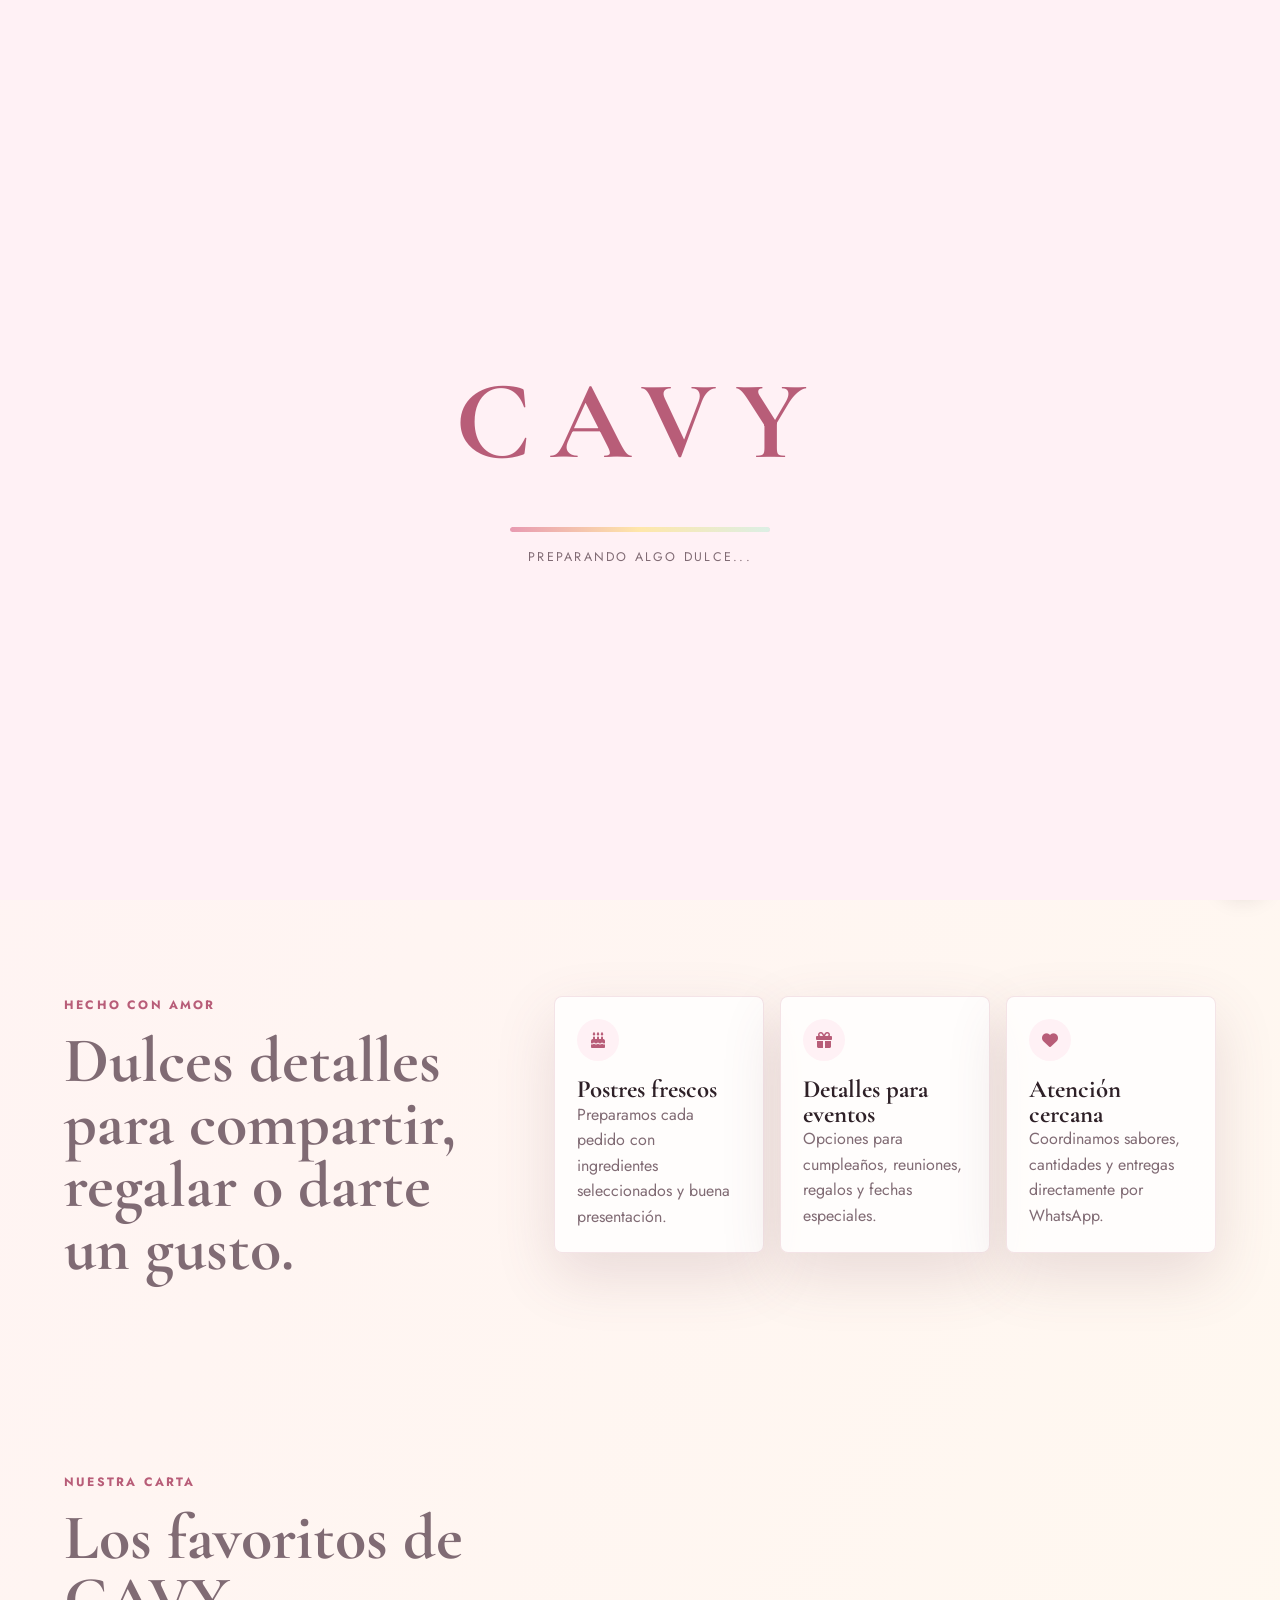
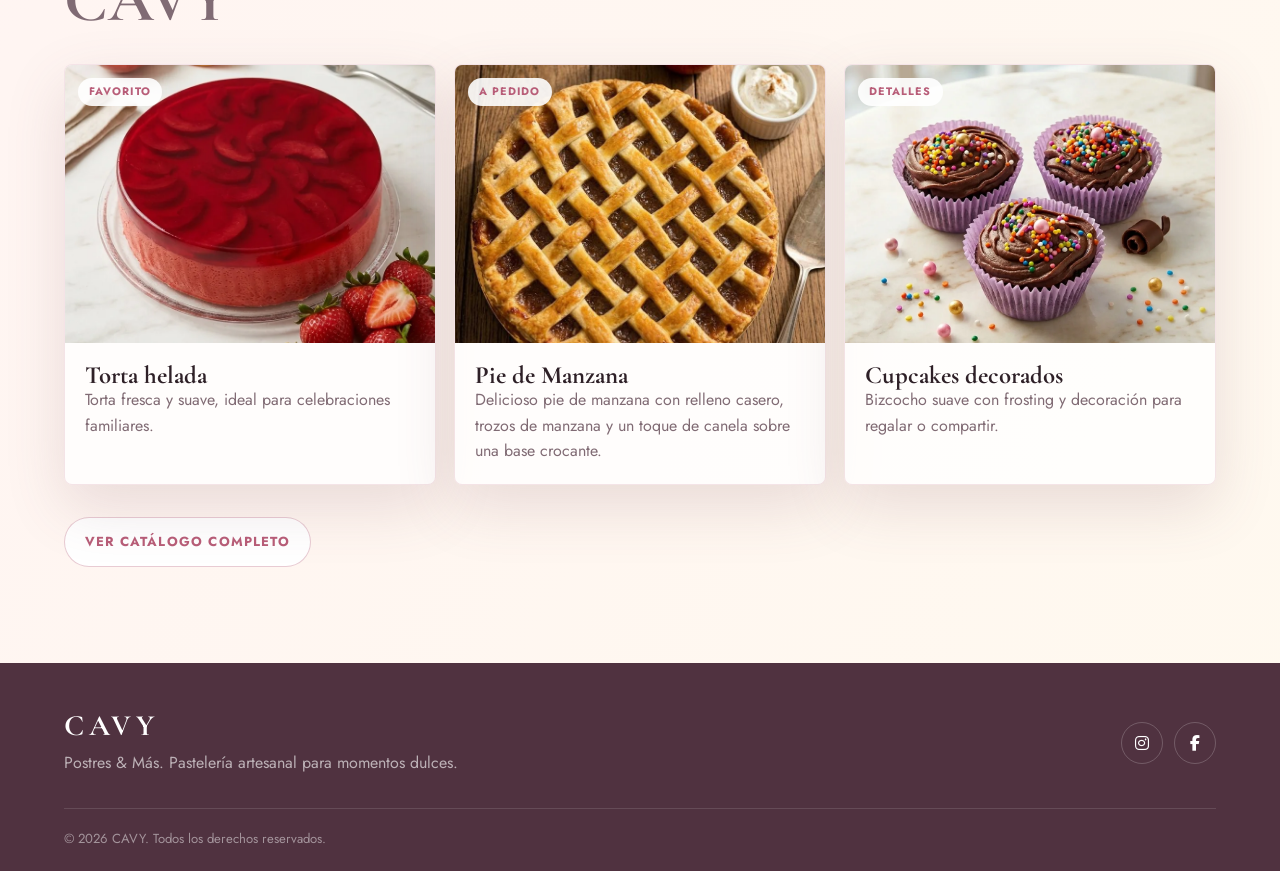
<file: index.html>
<!DOCTYPE html>
<html lang="es">
<head>
  <meta charset="UTF-8">
  <meta name="viewport" content="width=device-width, initial-scale=1.0">
  <meta name="description" content="CAVY Postres & Más: pastelería artesanal, tortas, cupcakes, chocotejas y postres personalizados para tus momentos especiales.">
  <title>CAVY | Postres & Más</title>
  <meta property="og:type" content="website">
  <meta property="og:site_name" content="CAVY Postres & Más">
  <meta property="og:locale" content="es_PE">
  <meta property="og:title" content="CAVY | Postres & Más">
  <meta property="og:description" content="Pastelería artesanal: tortas, cupcakes, chocotejas y postres personalizados para tus momentos especiales.">
  <meta property="og:url" content="https://cavy-mocha.vercel.app/">
  <meta property="og:image" content="https://cavy-mocha.vercel.app/cavy-og.jpg">
  <meta property="og:image:width" content="1200">
  <meta property="og:image:height" content="630">
  <meta property="og:image:alt" content="Torta helada artesanal de CAVY">
  <link rel="icon" type="image/x-icon" href="icocavy.ico">
  <link rel="preconnect" href="https://fonts.googleapis.com">
  <link rel="preconnect" href="https://fonts.gstatic.com" crossorigin>
  <link href="https://fonts.googleapis.com/css2?family=Cormorant+Garamond:wght@500;600;700&family=Jost:wght@300;400;500;600;700&display=swap" rel="stylesheet">
  <link rel="stylesheet" href="https://cdnjs.cloudflare.com/ajax/libs/font-awesome/6.5.1/css/all.min.css">
  <link rel="stylesheet" href="css/cavy.css">
</head>
<body>
  <div id="page-loader" aria-label="Cargando CAVY" role="status">
    <div class="loader-mark">CAVY</div>
    <div class="loader-bar"><span></span></div>
    <p>Preparando algo dulce...</p>
  </div>

  <nav class="navbar" id="navbar" aria-label="Navegación principal">
    <a class="brand" href="index.html" aria-label="Ir al inicio de CAVY">
      <span>CAVY</span>
      <small>Postres & Más</small>
    </a>
    <button class="nav-toggle" id="navToggle" type="button" aria-label="Abrir menú" aria-expanded="false" aria-controls="navLinks">
      <span></span>
      <span></span>
      <span></span>
    </button>
    <ul class="nav-links" id="navLinks">
      <li><a class="active" href="index.html" aria-current="page">Inicio</a></li>
      <li><a href="productos.html">Productos</a></li>
      <li><a href="pedidos.html">Pedidos</a></li>
      <li><a href="galeria.html">Galería</a></li>
      <li><a href="contacto.html">Contacto</a></li>
    </ul>
  </nav>

  <header class="hero">
    <div class="hero-media" aria-hidden="true"></div>
    <div class="hero-content reveal">
      <p class="eyebrow">Pastelería artesanal</p>
      <h1>Postres bonitos para celebrar mejor</h1>
      <p class="hero-copy">Tortas, cupcakes, chocotejas y dulces hechos con cuidado, presentación delicada y sabores que se sienten de casa.</p>
      <div class="hero-actions">
        <a class="btn primary" href="productos.html">Ver productos</a>
        <a class="btn ghost js-whatsapp" href="https://wa.me/51989191035?text=Hola%20CAVY%2C%20quisiera%20cotizar%20un%20pedido%20de%20postres." target="_blank" rel="noopener"><i class="fa-brands fa-whatsapp" aria-hidden="true"></i> Pedir por WhatsApp</a>
      </div>
    </div>
    <div class="hero-card reveal">
      <span>Pedidos personalizados</span>
      <strong>Con anticipación</strong>
      <p>Cuéntanos la ocasión, sabor favorito y fecha de entrega.</p>
    </div>
  </header>

  <main>
    <section class="section intro-section" aria-label="Presentación de CAVY">
      <div class="intro-copy reveal">
        <p class="eyebrow">Hecho con amor</p>
        <h2>Dulces detalles para compartir, regalar o darte un gusto.</h2>
      </div>
      <div class="intro-grid">
        <article class="info-tile reveal">
          <i class="fa-solid fa-cake-candles" aria-hidden="true"></i>
          <h3>Postres frescos</h3>
          <p>Preparamos cada pedido con ingredientes seleccionados y buena presentación.</p>
        </article>
        <article class="info-tile reveal">
          <i class="fa-solid fa-gift" aria-hidden="true"></i>
          <h3>Detalles para eventos</h3>
          <p>Opciones para cumpleaños, reuniones, regalos y fechas especiales.</p>
        </article>
        <article class="info-tile reveal">
          <i class="fa-solid fa-heart" aria-hidden="true"></i>
          <h3>Atención cercana</h3>
          <p>Coordinamos sabores, cantidades y entregas directamente por WhatsApp.</p>
        </article>
      </div>
    </section>

    <section class="section home-products" aria-label="Catálogo de productos">
      <div class="intro-copy reveal">
        <p class="eyebrow">Nuestra carta</p>
        <h2>Los favoritos de CAVY</h2>
      </div>
      <div class="cards-grid" id="productGrid" data-compacta="true" data-limite="3" aria-live="polite"></div>
      <a class="btn secondary" href="productos.html">Ver catálogo completo</a>
    </section>
  </main>

  <footer>
    <div class="footer-inner">
      <div>
        <a class="footer-brand" href="index.html">CAVY</a>
        <p>Postres & Más. Pastelería artesanal para momentos dulces.</p>
      </div>
      <div class="footer-socials">
        <a class="js-instagram" target="_blank" rel="noopener" aria-label="Instagram"><i class="fa-brands fa-instagram"></i></a>
        <a class="js-facebook" target="_blank" rel="noopener" aria-label="Facebook"><i class="fa-brands fa-facebook-f"></i></a>
      </div>
    </div>
    <p class="copyright">© <span id="year"></span> CAVY. Todos los derechos reservados.</p>
  </footer>

  <div class="floating-socials" aria-label="Redes sociales de CAVY">
    <a class="float-btn instagram js-instagram" target="_blank" rel="noopener" aria-label="Ver Instagram"><i class="fa-brands fa-instagram"></i></a>
    <a class="float-btn facebook js-facebook" target="_blank" rel="noopener" aria-label="Ver Facebook"><i class="fa-brands fa-facebook-f"></i></a>
  </div>

  <script src="js/cavy.js"></script>
</body>
</html>
</file>
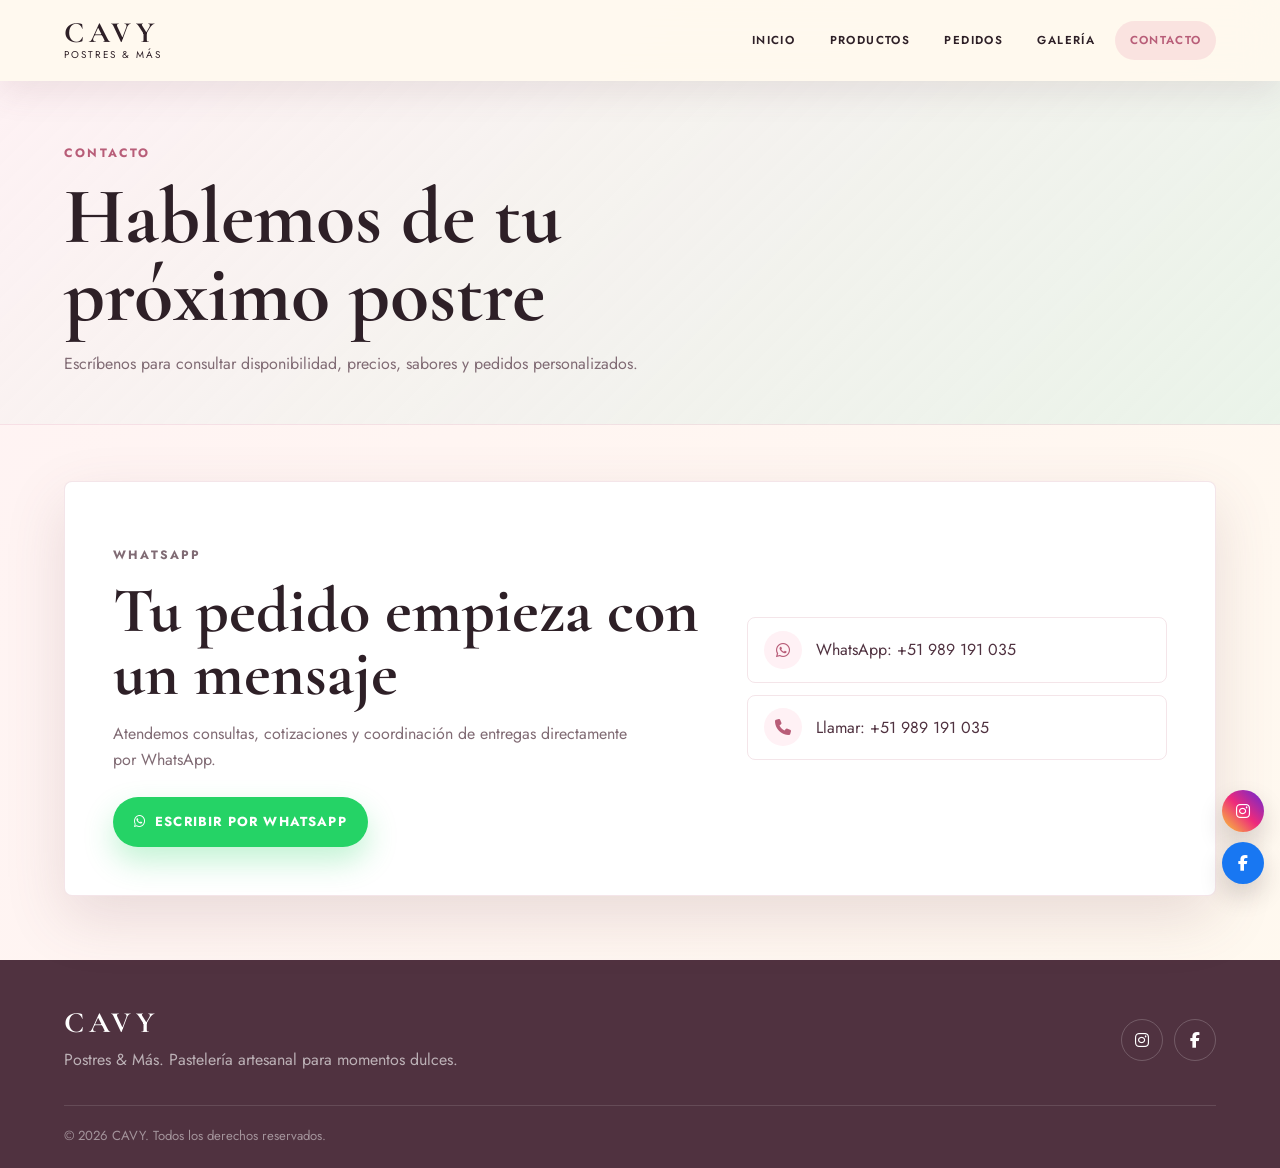
<file: contacto.html>
<!DOCTYPE html>
<html lang="es">
<head>
  <meta charset="UTF-8">
  <meta name="viewport" content="width=device-width, initial-scale=1.0">
  <meta name="description" content="Contacta a CAVY por WhatsApp para cotizar tortas, postres y detalles artesanales.">
  <title>Contacto | CAVY</title>
  <meta property="og:type" content="website">
  <meta property="og:site_name" content="CAVY Postres & Más">
  <meta property="og:locale" content="es_PE">
  <meta property="og:title" content="Contacto | CAVY Postres & Más">
  <meta property="og:description" content="Contacta a CAVY por WhatsApp para cotizar tortas, postres y detalles artesanales.">
  <meta property="og:url" content="https://cavy-mocha.vercel.app/contacto.html">
  <meta property="og:image" content="https://cavy-mocha.vercel.app/cavy-og.jpg">
  <meta property="og:image:width" content="1200">
  <meta property="og:image:height" content="630">
  <meta property="og:image:alt" content="Torta helada artesanal de CAVY">
  <link rel="icon" type="image/x-icon" href="icocavy.ico">
  <link rel="preconnect" href="https://fonts.googleapis.com">
  <link rel="preconnect" href="https://fonts.gstatic.com" crossorigin>
  <link href="https://fonts.googleapis.com/css2?family=Cormorant+Garamond:wght@500;600;700&family=Jost:wght@300;400;500;600;700&display=swap" rel="stylesheet">
  <link rel="stylesheet" href="https://cdnjs.cloudflare.com/ajax/libs/font-awesome/6.5.1/css/all.min.css">
  <link rel="stylesheet" href="css/cavy.css">
</head>
<body>
  <nav class="navbar solid" id="navbar" aria-label="Navegación principal">
    <a class="brand" href="index.html" aria-label="Ir al inicio de CAVY">
      <span>CAVY</span>
      <small>Postres & Más</small>
    </a>
    <button class="nav-toggle" id="navToggle" type="button" aria-label="Abrir menú" aria-expanded="false" aria-controls="navLinks">
      <span></span>
      <span></span>
      <span></span>
    </button>
    <ul class="nav-links" id="navLinks">
      <li><a href="index.html">Inicio</a></li>
      <li><a href="productos.html">Productos</a></li>
      <li><a href="pedidos.html">Pedidos</a></li>
      <li><a href="galeria.html">Galería</a></li>
      <li><a class="active" href="contacto.html" aria-current="page">Contacto</a></li>
    </ul>
  </nav>

  <main>
    <header class="page-hero">
      <p class="eyebrow">Contacto</p>
      <h1>Hablemos de tu próximo postre</h1>
      <p>Escríbenos para consultar disponibilidad, precios, sabores y pedidos personalizados.</p>
    </header>

    <section class="section contact-section" aria-label="Datos de contacto de CAVY">
      <div class="contact-card reveal">
        <div>
          <p class="eyebrow">WhatsApp</p>
          <h2>Tu pedido empieza con un mensaje</h2>
          <p>Atendemos consultas, cotizaciones y coordinación de entregas directamente por WhatsApp.</p>
          <a class="btn whatsapp js-whatsapp" href="https://wa.me/51989191035?text=Hola%20CAVY%2C%20quisiera%20cotizar%20un%20pedido%20de%20postres." target="_blank" rel="noopener">
            <i class="fa-brands fa-whatsapp" aria-hidden="true"></i>
            Escribir por WhatsApp
          </a>
        </div>
        <div class="contact-actions">
          <a class="contact-link js-whatsapp" href="https://wa.me/51989191035?text=Hola%20CAVY%2C%20quisiera%20cotizar%20un%20pedido%20de%20postres." target="_blank" rel="noopener">
            <i class="fa-brands fa-whatsapp" aria-hidden="true"></i>
            <span>WhatsApp: +51 989 191 035</span>
          </a>
          <a class="contact-link" href="tel:+51989191035">
            <i class="fa-solid fa-phone" aria-hidden="true"></i>
            <span>Llamar: +51 989 191 035</span>
          </a>
        </div>
      </div>
    </section>
  </main>

  <footer>
    <div class="footer-inner">
      <div>
        <a class="footer-brand" href="index.html">CAVY</a>
        <p>Postres & Más. Pastelería artesanal para momentos dulces.</p>
      </div>
      <div class="footer-socials">
        <a class="js-instagram" target="_blank" rel="noopener" aria-label="Instagram"><i class="fa-brands fa-instagram"></i></a>
        <a class="js-facebook" target="_blank" rel="noopener" aria-label="Facebook"><i class="fa-brands fa-facebook-f"></i></a>
      </div>
    </div>
    <p class="copyright">© <span id="year"></span> CAVY. Todos los derechos reservados.</p>
  </footer>

  <div class="floating-socials" aria-label="Redes sociales de CAVY">
    <a class="float-btn instagram js-instagram" target="_blank" rel="noopener" aria-label="Ver Instagram"><i class="fa-brands fa-instagram"></i></a>
    <a class="float-btn facebook js-facebook" target="_blank" rel="noopener" aria-label="Ver Facebook"><i class="fa-brands fa-facebook-f"></i></a>
  </div>

  <script src="js/cavy.js"></script>
</body>
</html>
</file>
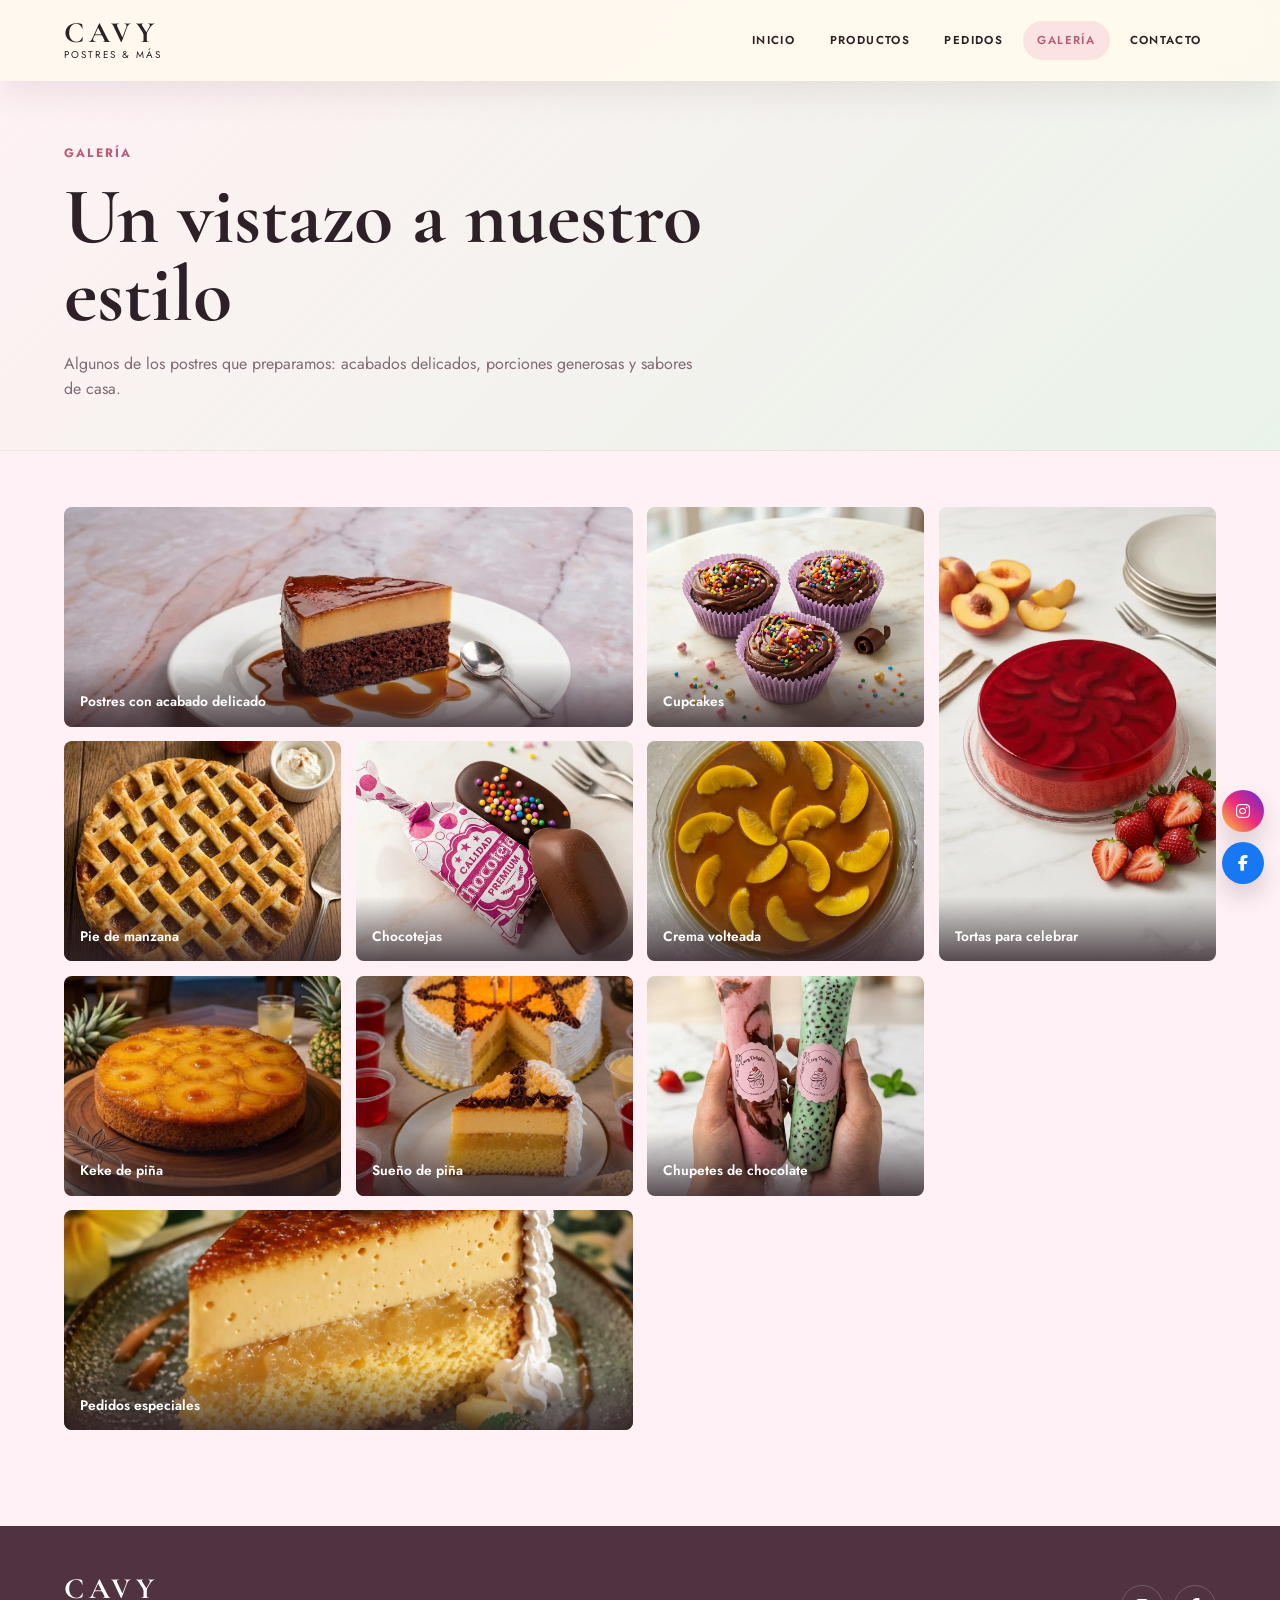
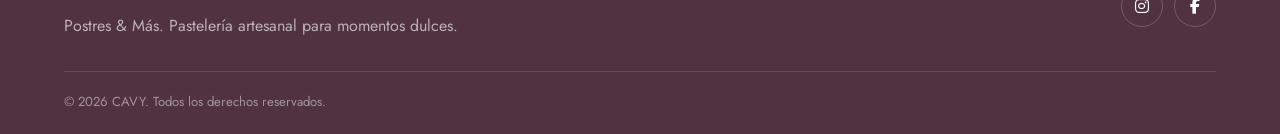
<file: galeria.html>
<!DOCTYPE html>
<html lang="es">
<head>
  <meta charset="UTF-8">
  <meta name="viewport" content="width=device-width, initial-scale=1.0">
  <meta name="description" content="Galería de CAVY: tortas, cupcakes, chocotejas y postres artesanales listos para celebrar.">
  <title>Galería | CAVY</title>
  <meta property="og:type" content="website">
  <meta property="og:site_name" content="CAVY Postres & Más">
  <meta property="og:locale" content="es_PE">
  <meta property="og:title" content="Galería | CAVY Postres & Más">
  <meta property="og:description" content="Galería de CAVY: tortas, cupcakes, chocotejas y postres artesanales listos para celebrar.">
  <meta property="og:url" content="https://cavy-mocha.vercel.app/galeria.html">
  <meta property="og:image" content="https://cavy-mocha.vercel.app/cavy-og.jpg">
  <meta property="og:image:width" content="1200">
  <meta property="og:image:height" content="630">
  <meta property="og:image:alt" content="Torta helada artesanal de CAVY">
  <link rel="icon" type="image/x-icon" href="icocavy.ico">
  <link rel="preconnect" href="https://fonts.googleapis.com">
  <link rel="preconnect" href="https://fonts.gstatic.com" crossorigin>
  <link href="https://fonts.googleapis.com/css2?family=Cormorant+Garamond:wght@500;600;700&family=Jost:wght@300;400;500;600;700&display=swap" rel="stylesheet">
  <link rel="stylesheet" href="https://cdnjs.cloudflare.com/ajax/libs/font-awesome/6.5.1/css/all.min.css">
  <link rel="stylesheet" href="css/cavy.css">
</head>
<body>
  <nav class="navbar solid" id="navbar" aria-label="Navegación principal">
    <a class="brand" href="index.html" aria-label="Ir al inicio de CAVY">
      <span>CAVY</span>
      <small>Postres & Más</small>
    </a>
    <button class="nav-toggle" id="navToggle" type="button" aria-label="Abrir menú" aria-expanded="false" aria-controls="navLinks">
      <span></span>
      <span></span>
      <span></span>
    </button>
    <ul class="nav-links" id="navLinks">
      <li><a href="index.html">Inicio</a></li>
      <li><a href="productos.html">Productos</a></li>
      <li><a href="pedidos.html">Pedidos</a></li>
      <li><a class="active" href="galeria.html" aria-current="page">Galería</a></li>
      <li><a href="contacto.html">Contacto</a></li>
    </ul>
  </nav>

  <main>
    <header class="page-hero">
      <p class="eyebrow">Galería</p>
      <h1>Un vistazo a nuestro estilo</h1>
      <p>Algunos de los postres que preparamos: acabados delicados, porciones generosas y sabores de casa.</p>
    </header>

    <section class="section gallery-section" aria-label="Fotos de postres CAVY">
      <div class="gallery-grid">
        <figure class="gallery-item wide reveal">
          <img src="chocoflan.webp" alt="Postre CAVY con caramelo servido en plato" loading="lazy">
          <figcaption>Postres con acabado delicado</figcaption>
        </figure>
        <figure class="gallery-item reveal">
          <img src="cupcake.webp" alt="Cupcakes decorados" loading="lazy">
          <figcaption>Cupcakes</figcaption>
        </figure>
        <figure class="gallery-item tall reveal">
          <img src="torta-helada.webp" alt="Torta helada decorada" loading="lazy">
          <figcaption>Tortas para celebrar</figcaption>
        </figure>
        <figure class="gallery-item reveal">
          <img src="pie-manzana2.jpeg" alt="Pie de manzana artesanal" loading="lazy">
          <figcaption>Pie de manzana</figcaption>
        </figure>
        <figure class="gallery-item reveal">
          <img src="chocoteja.webp" alt="Chocotejas artesanales" loading="lazy">
          <figcaption>Chocotejas</figcaption>
        </figure>
        <figure class="gallery-item reveal">
          <img src="crema-volteada.jpeg" alt="Crema volteada con caramelo" loading="lazy">
          <figcaption>Crema volteada</figcaption>
        </figure>
        <figure class="gallery-item reveal">
          <img src="keke-piña.jpeg" alt="Keke de piña con capa cremosa" loading="lazy">
          <figcaption>Keke de piña</figcaption>
        </figure>
        <figure class="gallery-item reveal">
          <img src="sueño-piña.jpeg" alt="Sueño de piña con crema" loading="lazy">
          <figcaption>Sueño de piña</figcaption>
        </figure>
        <figure class="gallery-item reveal">
          <img src="chupete.webp" alt="Chupetes de chocolate" loading="lazy">
          <figcaption>Chupetes de chocolate</figcaption>
        </figure>
        <figure class="gallery-item wide reveal">
          <img src="tajadaPiña.jpeg" alt="Tajada de torta de piña" loading="lazy">
          <figcaption>Pedidos especiales</figcaption>
        </figure>
      </div>
    </section>
  </main>

  <footer>
    <div class="footer-inner">
      <div>
        <a class="footer-brand" href="index.html">CAVY</a>
        <p>Postres & Más. Pastelería artesanal para momentos dulces.</p>
      </div>
      <div class="footer-socials">
        <a class="js-instagram" target="_blank" rel="noopener" aria-label="Instagram"><i class="fa-brands fa-instagram"></i></a>
        <a class="js-facebook" target="_blank" rel="noopener" aria-label="Facebook"><i class="fa-brands fa-facebook-f"></i></a>
      </div>
    </div>
    <p class="copyright">© <span id="year"></span> CAVY. Todos los derechos reservados.</p>
  </footer>

  <div class="floating-socials" aria-label="Redes sociales de CAVY">
    <a class="float-btn instagram js-instagram" target="_blank" rel="noopener" aria-label="Ver Instagram"><i class="fa-brands fa-instagram"></i></a>
    <a class="float-btn facebook js-facebook" target="_blank" rel="noopener" aria-label="Ver Facebook"><i class="fa-brands fa-facebook-f"></i></a>
  </div>

  <script src="js/cavy.js"></script>
</body>
</html>
</file>
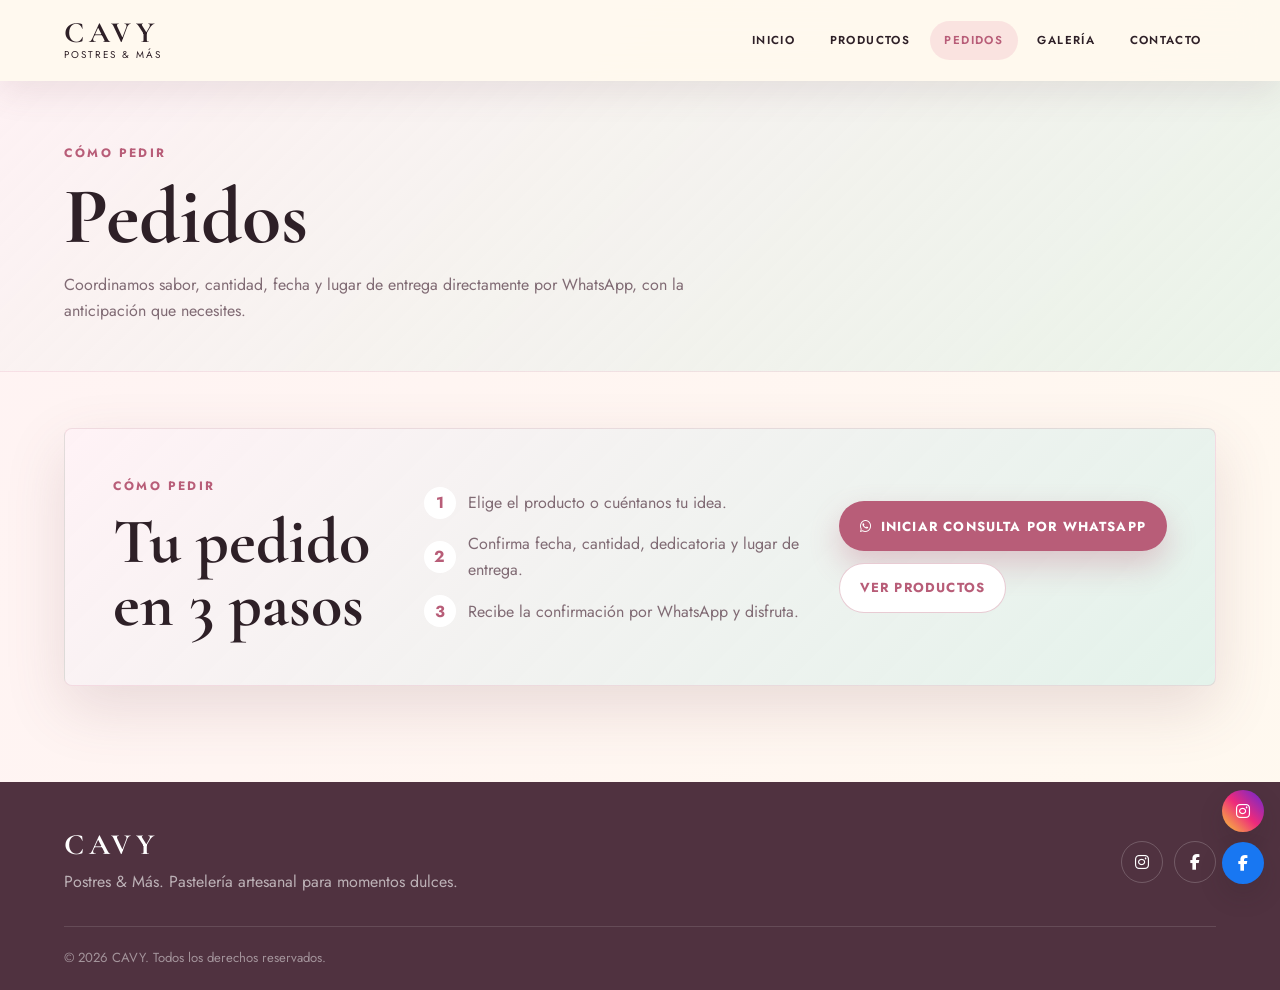
<file: pedidos.html>
<!DOCTYPE html>
<html lang="es">
<head>
  <meta charset="UTF-8">
  <meta name="viewport" content="width=device-width, initial-scale=1.0">
  <meta name="description" content="Cómo pedir en CAVY: elige tu postre, confirma los detalles y recibe tu pedido por WhatsApp.">
  <title>Pedidos | CAVY</title>
  <meta property="og:type" content="website">
  <meta property="og:site_name" content="CAVY Postres & Más">
  <meta property="og:locale" content="es_PE">
  <meta property="og:title" content="Pedidos | CAVY Postres & Más">
  <meta property="og:description" content="Cómo pedir en CAVY: elige tu postre, confirma los detalles y recibe tu pedido por WhatsApp.">
  <meta property="og:url" content="https://cavy-mocha.vercel.app/pedidos.html">
  <meta property="og:image" content="https://cavy-mocha.vercel.app/cavy-og.jpg">
  <meta property="og:image:width" content="1200">
  <meta property="og:image:height" content="630">
  <meta property="og:image:alt" content="Torta helada artesanal de CAVY">
  <link rel="icon" type="image/x-icon" href="icocavy.ico">
  <link rel="preconnect" href="https://fonts.googleapis.com">
  <link rel="preconnect" href="https://fonts.gstatic.com" crossorigin>
  <link href="https://fonts.googleapis.com/css2?family=Cormorant+Garamond:wght@500;600;700&family=Jost:wght@300;400;500;600;700&display=swap" rel="stylesheet">
  <link rel="stylesheet" href="https://cdnjs.cloudflare.com/ajax/libs/font-awesome/6.5.1/css/all.min.css">
  <link rel="stylesheet" href="css/cavy.css">
</head>
<body>
  <nav class="navbar solid" id="navbar" aria-label="Navegación principal">
    <a class="brand" href="index.html" aria-label="Ir al inicio de CAVY">
      <span>CAVY</span>
      <small>Postres & Más</small>
    </a>
    <button class="nav-toggle" id="navToggle" type="button" aria-label="Abrir menú" aria-expanded="false" aria-controls="navLinks">
      <span></span>
      <span></span>
      <span></span>
    </button>
    <ul class="nav-links" id="navLinks">
      <li><a href="index.html">Inicio</a></li>
      <li><a href="productos.html">Productos</a></li>
      <li><a class="active" href="pedidos.html" aria-current="page">Pedidos</a></li>
      <li><a href="galeria.html">Galería</a></li>
      <li><a href="contacto.html">Contacto</a></li>
    </ul>
  </nav>

  <main>
    <header class="page-hero">
      <p class="eyebrow">Cómo pedir</p>
      <h1>Pedidos</h1>
      <p>Coordinamos sabor, cantidad, fecha y lugar de entrega directamente por WhatsApp, con la anticipación que necesites.</p>
    </header>

    <section class="section" aria-label="Pasos para hacer un pedido">
      <div class="order-panel reveal">
        <div>
          <p class="eyebrow">Cómo pedir</p>
          <h2>Tu pedido en 3 pasos</h2>
        </div>
        <ol class="steps">
          <li><span>1</span>Elige el producto o cuéntanos tu idea.</li>
          <li><span>2</span>Confirma fecha, cantidad, dedicatoria y lugar de entrega.</li>
          <li><span>3</span>Recibe la confirmación por WhatsApp y disfruta.</li>
        </ol>
        <div class="order-actions">
          <a class="btn primary js-whatsapp" href="https://wa.me/51989191035?text=Hola%20CAVY%2C%20quisiera%20cotizar%20un%20pedido%20de%20postres." target="_blank" rel="noopener"><i class="fa-brands fa-whatsapp" aria-hidden="true"></i> Iniciar consulta por WhatsApp</a>
          <a class="btn secondary" href="productos.html">Ver productos</a>
        </div>
      </div>
    </section>
  </main>

  <footer>
    <div class="footer-inner">
      <div>
        <a class="footer-brand" href="index.html">CAVY</a>
        <p>Postres & Más. Pastelería artesanal para momentos dulces.</p>
      </div>
      <div class="footer-socials">
        <a class="js-instagram" target="_blank" rel="noopener" aria-label="Instagram"><i class="fa-brands fa-instagram"></i></a>
        <a class="js-facebook" target="_blank" rel="noopener" aria-label="Facebook"><i class="fa-brands fa-facebook-f"></i></a>
      </div>
    </div>
    <p class="copyright">© <span id="year"></span> CAVY. Todos los derechos reservados.</p>
  </footer>

  <div class="floating-socials" aria-label="Redes sociales de CAVY">
    <a class="float-btn instagram js-instagram" target="_blank" rel="noopener" aria-label="Ver Instagram"><i class="fa-brands fa-instagram"></i></a>
    <a class="float-btn facebook js-facebook" target="_blank" rel="noopener" aria-label="Ver Facebook"><i class="fa-brands fa-facebook-f"></i></a>
  </div>

  <script src="js/cavy.js"></script>
</body>
</html>
</file>
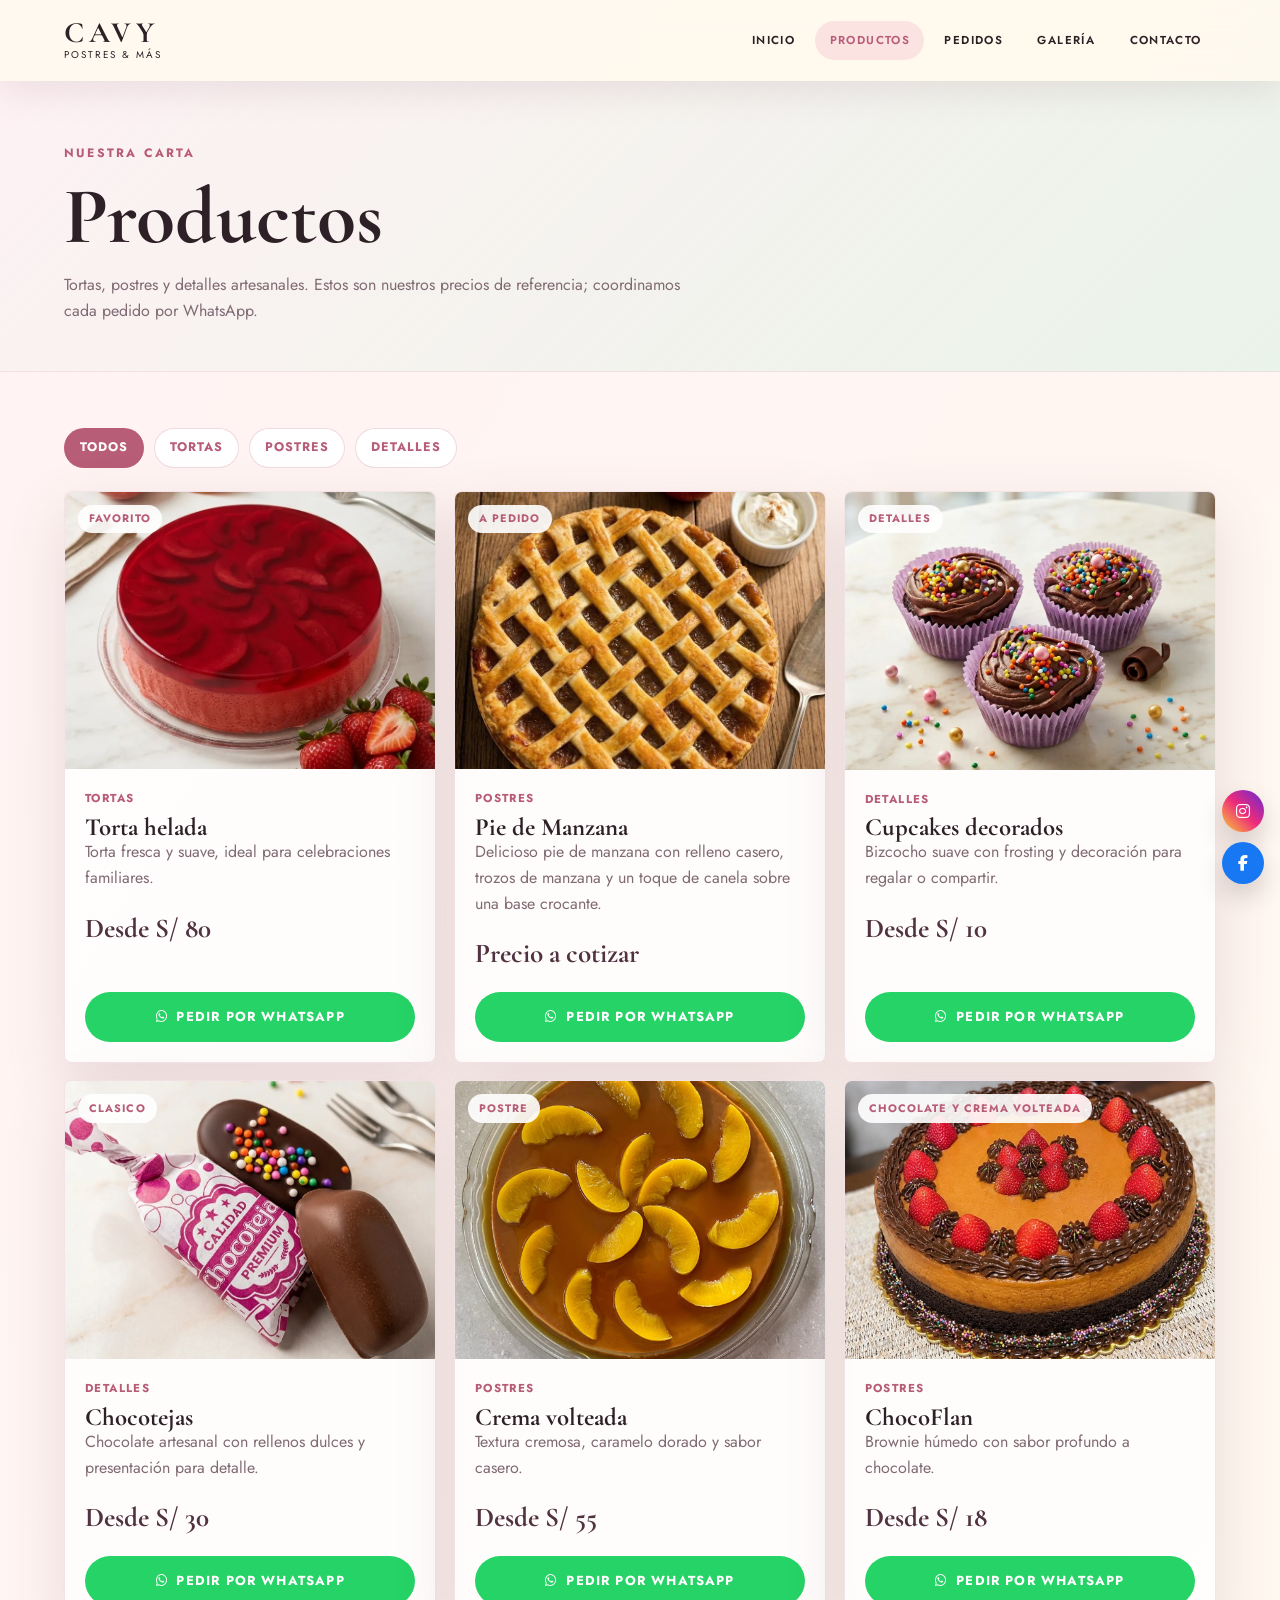
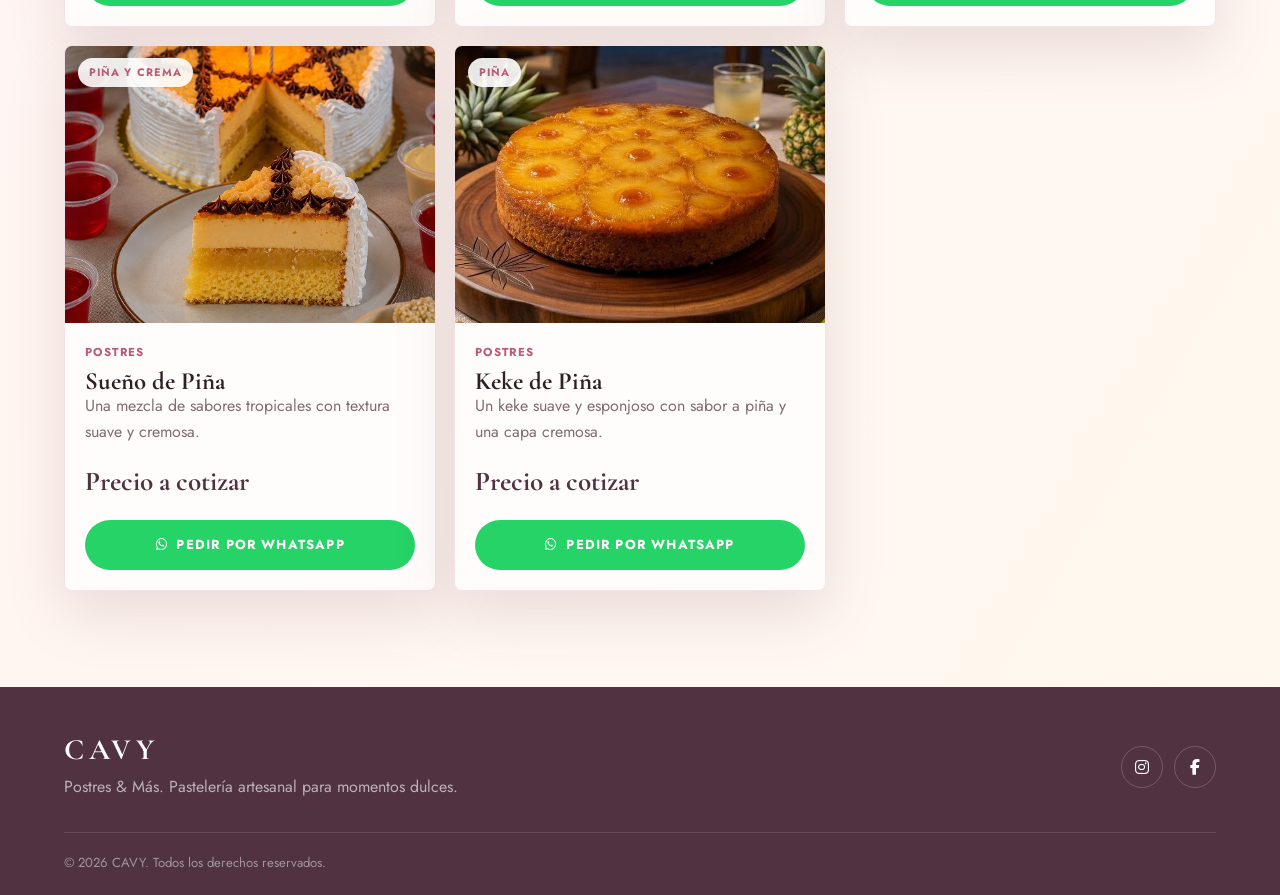
<file: productos.html>
<!DOCTYPE html>
<html lang="es">
<head>
  <meta charset="UTF-8">
  <meta name="viewport" content="width=device-width, initial-scale=1.0">
  <meta name="description" content="Catálogo de CAVY: tortas, postres y detalles artesanales con precios y pedidos por WhatsApp.">
  <title>Productos | CAVY</title>
  <meta property="og:type" content="website">
  <meta property="og:site_name" content="CAVY Postres & Más">
  <meta property="og:locale" content="es_PE">
  <meta property="og:title" content="Productos | CAVY Postres & Más">
  <meta property="og:description" content="Catálogo de CAVY: tortas, postres y detalles artesanales con precios y pedidos por WhatsApp.">
  <meta property="og:url" content="https://cavy-mocha.vercel.app/productos.html">
  <meta property="og:image" content="https://cavy-mocha.vercel.app/cavy-og.jpg">
  <meta property="og:image:width" content="1200">
  <meta property="og:image:height" content="630">
  <meta property="og:image:alt" content="Torta helada artesanal de CAVY">
  <link rel="icon" type="image/x-icon" href="icocavy.ico">
  <link rel="preconnect" href="https://fonts.googleapis.com">
  <link rel="preconnect" href="https://fonts.gstatic.com" crossorigin>
  <link href="https://fonts.googleapis.com/css2?family=Cormorant+Garamond:wght@500;600;700&family=Jost:wght@300;400;500;600;700&display=swap" rel="stylesheet">
  <link rel="stylesheet" href="https://cdnjs.cloudflare.com/ajax/libs/font-awesome/6.5.1/css/all.min.css">
  <link rel="stylesheet" href="css/cavy.css">
</head>
<body>
  <nav class="navbar solid" id="navbar" aria-label="Navegación principal">
    <a class="brand" href="index.html" aria-label="Ir al inicio de CAVY">
      <span>CAVY</span>
      <small>Postres & Más</small>
    </a>
    <button class="nav-toggle" id="navToggle" type="button" aria-label="Abrir menú" aria-expanded="false" aria-controls="navLinks">
      <span></span>
      <span></span>
      <span></span>
    </button>
    <ul class="nav-links" id="navLinks">
      <li><a href="index.html">Inicio</a></li>
      <li><a class="active" href="productos.html" aria-current="page">Productos</a></li>
      <li><a href="pedidos.html">Pedidos</a></li>
      <li><a href="galeria.html">Galería</a></li>
      <li><a href="contacto.html">Contacto</a></li>
    </ul>
  </nav>

  <main>
    <header class="page-hero">
      <p class="eyebrow">Nuestra carta</p>
      <h1>Productos</h1>
      <p>Tortas, postres y detalles artesanales. Estos son nuestros precios de referencia; coordinamos cada pedido por WhatsApp.</p>
    </header>

    <section class="section" aria-label="Catálogo de productos">
      <div class="product-tools" aria-label="Filtros de productos">
        <button class="filter-btn active" type="button" data-filter="todos">Todos</button>
        <button class="filter-btn" type="button" data-filter="tortas">Tortas</button>
        <button class="filter-btn" type="button" data-filter="postres">Postres</button>
        <button class="filter-btn" type="button" data-filter="detalles">Detalles</button>
      </div>
      <div class="cards-grid" id="productGrid" aria-live="polite"></div>
    </section>
  </main>

  <footer>
    <div class="footer-inner">
      <div>
        <a class="footer-brand" href="index.html">CAVY</a>
        <p>Postres & Más. Pastelería artesanal para momentos dulces.</p>
      </div>
      <div class="footer-socials">
        <a class="js-instagram" target="_blank" rel="noopener" aria-label="Instagram"><i class="fa-brands fa-instagram"></i></a>
        <a class="js-facebook" target="_blank" rel="noopener" aria-label="Facebook"><i class="fa-brands fa-facebook-f"></i></a>
      </div>
    </div>
    <p class="copyright">© <span id="year"></span> CAVY. Todos los derechos reservados.</p>
  </footer>

  <div class="floating-socials" aria-label="Redes sociales de CAVY">
    <a class="float-btn instagram js-instagram" target="_blank" rel="noopener" aria-label="Ver Instagram"><i class="fa-brands fa-instagram"></i></a>
    <a class="float-btn facebook js-facebook" target="_blank" rel="noopener" aria-label="Ver Facebook"><i class="fa-brands fa-facebook-f"></i></a>
  </div>

  <script src="js/cavy.js"></script>
</body>
</html>
</file>
<file: css/cavy.css>
:root {
  --rose: #e89ab1;
  --rose-deep: #b85d78;
  --blush: #fff1f5;
  --cream: #fff9ef;
  --butter: #ffe7aa;
  --mint: #dcefe5;
  --lilac: #eee3ff;
  --cocoa: #503240;
  --ink: #2e2027;
  --muted: #806b74;
  --white: #ffffff;
  --shadow: 0 22px 60px rgba(116, 73, 90, 0.16);
  --radius: 8px;
}

* {
  box-sizing: border-box;
  margin: 0;
  padding: 0;
}

body {
  background:
    linear-gradient(120deg, rgba(255, 241, 245, 0.78), rgba(255, 249, 239, 0.96)),
    var(--cream);
  color: var(--ink);
  font-family: "Jost", Arial, sans-serif;
  font-weight: 400;
  line-height: 1.6;
  overflow-x: hidden;
}

img {
  display: block;
  max-width: 100%;
}

a {
  color: inherit;
}

a[aria-disabled="true"] {
  cursor: default;
}

button,
input,
textarea {
  font: inherit;
}

#page-loader {
  position: fixed;
  inset: 0;
  z-index: 9999;
  display: grid;
  place-items: center;
  align-content: center;
  gap: 1rem;
  background: var(--blush);
  transition: opacity 0.6s ease, visibility 0.6s ease;
}

#page-loader.hidden {
  opacity: 0;
  visibility: hidden;
  pointer-events: none;
}

.loader-mark {
  color: var(--rose-deep);
  font-family: "Cormorant Garamond", Georgia, serif;
  font-size: clamp(3.5rem, 12vw, 7rem);
  font-weight: 700;
  letter-spacing: 0.18em;
  animation: loaderIn 0.8s ease both;
}

.loader-bar {
  width: min(260px, 66vw);
  height: 5px;
  overflow: hidden;
  border-radius: 99px;
  background: rgba(184, 93, 120, 0.15);
  animation: loaderIn 0.8s 0.12s ease both;
}

.loader-bar span {
  display: block;
  width: 100%;
  height: 100%;
  border-radius: inherit;
  background: linear-gradient(90deg, var(--rose), var(--butter), var(--mint));
  transform-origin: left center;
  animation: loaderFill 2s cubic-bezier(0.4, 0, 0.2, 1) forwards;
}

#page-loader p {
  color: var(--muted);
  font-size: 0.78rem;
  letter-spacing: 0.18em;
  text-transform: uppercase;
  animation: loaderIn 0.8s 0.24s ease both;
}

@keyframes loaderFill {
  from { transform: scaleX(0); }
  to { transform: scaleX(1); }
}

@keyframes loaderIn {
  from { opacity: 0; transform: translateY(12px); }
  to { opacity: 1; transform: translateY(0); }
}

.navbar {
  position: fixed;
  inset: 0 0 auto;
  z-index: 1000;
  display: flex;
  align-items: center;
  justify-content: space-between;
  gap: 1.5rem;
  padding: 1.1rem 5vw;
  color: var(--white);
  transition: background 0.25s ease, box-shadow 0.25s ease, color 0.25s ease;
}

.navbar.scrolled,
.navbar.solid,
.navbar.open {
  color: var(--ink);
  background: rgba(255, 249, 239, 0.94);
  box-shadow: 0 10px 35px rgba(116, 73, 90, 0.12);
  backdrop-filter: blur(18px);
}

.brand,
.footer-brand {
  text-decoration: none;
}

.brand span,
.footer-brand {
  display: block;
  font-family: "Cormorant Garamond", Georgia, serif;
  font-size: 1.85rem;
  font-weight: 700;
  letter-spacing: 0.16em;
  line-height: 1;
}

.brand small {
  display: block;
  font-size: 0.62rem;
  letter-spacing: 0.2em;
  text-transform: uppercase;
}

.nav-links {
  display: flex;
  align-items: center;
  gap: 0.35rem;
  list-style: none;
}

.nav-links a {
  display: block;
  border-radius: 999px;
  padding: 0.65rem 0.9rem;
  font-size: 0.72rem;
  font-weight: 600;
  letter-spacing: 0.12em;
  text-decoration: none;
  text-transform: uppercase;
  transition: background 0.2s ease, color 0.2s ease;
}

.nav-links a:hover,
.nav-links a.active {
  background: rgba(232, 154, 177, 0.23);
  color: var(--rose-deep);
}

.nav-toggle {
  display: none;
  width: 42px;
  height: 42px;
  border: 1px solid currentColor;
  border-radius: 999px;
  background: transparent;
  color: inherit;
  cursor: pointer;
}

.nav-toggle span {
  display: block;
  width: 18px;
  height: 2px;
  margin: 4px auto;
  border-radius: 999px;
  background: currentColor;
}

.hero {
  position: relative;
  display: grid;
  min-height: 100svh;
  align-items: center;
  padding: 8rem 5vw 5rem;
  overflow: hidden;
}

.hero-media {
  position: absolute;
  inset: 0;
  background-image:
    linear-gradient(90deg, rgba(46, 32, 39, 0.72), rgba(46, 32, 39, 0.22) 55%, rgba(255, 241, 245, 0.25)),
    url("../torta-helada.webp");
  background-position: center;
  background-size: cover;
  transform: scale(1.02);
}

.hero::after {
  content: "";
  position: absolute;
  inset: auto 0 0;
  height: 24%;
  background: linear-gradient(0deg, var(--cream), rgba(255, 249, 239, 0));
}

.hero-content {
  position: relative;
  z-index: 1;
  max-width: 700px;
  color: var(--white);
}

.eyebrow {
  color: var(--rose-deep);
  font-size: 0.76rem;
  font-weight: 700;
  letter-spacing: 0.18em;
  margin-bottom: 0.9rem;
  text-transform: uppercase;
}

.hero .eyebrow {
  color: var(--butter);
}

h1,
h2,
h3 {
  font-family: "Cormorant Garamond", Georgia, serif;
  line-height: 0.98;
}

h1 {
  max-width: 760px;
  font-size: clamp(3.6rem, 8vw, 7.4rem);
  font-weight: 700;
}

h2 {
  font-size: clamp(2.2rem, 5vw, 4rem);
  font-weight: 700;
}

h3 {
  font-size: 1.55rem;
}

.hero-copy {
  max-width: 520px;
  margin-top: 1.3rem;
  color: rgba(255, 255, 255, 0.86);
  font-size: 1.08rem;
}

.hero-actions {
  display: flex;
  flex-wrap: wrap;
  gap: 0.8rem;
  margin-top: 2rem;
}

.btn {
  display: inline-flex;
  align-items: center;
  justify-content: center;
  gap: 0.55rem;
  min-height: 48px;
  border: 1px solid transparent;
  border-radius: 999px;
  padding: 0.85rem 1.25rem;
  font-size: 0.82rem;
  font-weight: 700;
  letter-spacing: 0.09em;
  text-decoration: none;
  text-transform: uppercase;
  transition: transform 0.2s ease, box-shadow 0.2s ease, background 0.2s ease;
}

.btn:hover {
  transform: translateY(-2px);
}

.btn.primary {
  background: var(--rose-deep);
  color: var(--white);
  box-shadow: 0 14px 30px rgba(184, 93, 120, 0.3);
}

.btn.ghost {
  border-color: rgba(255, 255, 255, 0.7);
  color: var(--white);
  background: rgba(255, 255, 255, 0.1);
}

.btn.secondary {
  border-color: rgba(184, 93, 120, 0.32);
  background: var(--white);
  color: var(--rose-deep);
}

.btn.whatsapp {
  background: #25d366;
  color: var(--white);
  box-shadow: 0 14px 30px rgba(37, 211, 102, 0.28);
}

.hero-card {
  position: absolute;
  right: 5vw;
  bottom: 4rem;
  z-index: 2;
  width: min(290px, 82vw);
  padding: 1.25rem;
  border: 1px solid rgba(255, 255, 255, 0.45);
  border-radius: var(--radius);
  background: rgba(255, 249, 239, 0.78);
  box-shadow: var(--shadow);
  backdrop-filter: blur(12px);
}

.hero-card span {
  color: var(--rose-deep);
  font-size: 0.72rem;
  font-weight: 700;
  letter-spacing: 0.14em;
  text-transform: uppercase;
}

.hero-card strong {
  display: block;
  margin: 0.3rem 0;
  font-family: "Cormorant Garamond", Georgia, serif;
  font-size: 1.55rem;
}

.hero-card p,
.intro-copy p + h2,
.contact-card p,
.footer-inner p {
  color: var(--muted);
}

.page-hero {
  padding: 9rem 5vw 3rem;
  background:
    linear-gradient(135deg, rgba(255, 241, 245, 0.9), rgba(220, 239, 229, 0.6)),
    var(--cream);
  border-bottom: 1px solid rgba(184, 93, 120, 0.12);
}

.page-hero h1 {
  font-size: clamp(2.8rem, 7vw, 5rem);
}

.page-hero p:not(.eyebrow) {
  max-width: 640px;
  margin-top: 1rem;
  color: var(--muted);
}

.section {
  padding: 6rem 5vw;
}

.page-hero + .section {
  padding-top: 3.5rem;
}

.intro-section {
  display: grid;
  grid-template-columns: minmax(0, 0.8fr) minmax(0, 1.2fr);
  gap: 3rem;
  align-items: start;
}

.intro-copy {
  max-width: 520px;
}

.intro-grid {
  display: grid;
  grid-template-columns: repeat(3, minmax(0, 1fr));
  gap: 1rem;
}

.info-tile,
.product-card,
.contact-card,
.order-panel {
  border: 1px solid rgba(184, 93, 120, 0.16);
  border-radius: var(--radius);
  background: rgba(255, 255, 255, 0.78);
  box-shadow: var(--shadow);
}

.info-tile {
  padding: 1.4rem;
}

.info-tile i {
  display: grid;
  width: 42px;
  height: 42px;
  place-items: center;
  margin-bottom: 1rem;
  border-radius: 999px;
  background: var(--blush);
  color: var(--rose-deep);
}

.info-tile p,
.product-card p,
.steps,
.contact-card p {
  color: var(--muted);
}

.product-tools {
  display: flex;
  flex-wrap: wrap;
  gap: 0.6rem;
  margin-bottom: 1.4rem;
}

.filter-btn {
  min-height: 40px;
  border: 1px solid rgba(184, 93, 120, 0.22);
  border-radius: 999px;
  padding: 0.55rem 0.95rem;
  background: var(--white);
  color: var(--rose-deep);
  cursor: pointer;
  font-size: 0.78rem;
  font-weight: 700;
  letter-spacing: 0.08em;
  text-transform: uppercase;
}

.filter-btn.active,
.filter-btn:hover {
  background: var(--rose-deep);
  color: var(--white);
}

.cards-grid {
  display: grid;
  grid-template-columns: repeat(3, minmax(0, 1fr));
  gap: 1.1rem;
}

.home-products .cards-grid {
  margin-top: 2rem;
}

.home-products > .btn {
  margin-top: 2rem;
}

.product-card {
  display: flex;
  min-height: 100%;
  overflow: hidden;
  flex-direction: column;
}

.product-media {
  position: relative;
  aspect-ratio: 4 / 3;
  overflow: hidden;
  background: var(--blush);
}

.product-media img {
  width: 100%;
  height: 100%;
  object-fit: cover;
  transition: transform 0.45s ease;
}

.product-card:hover .product-media img {
  transform: scale(1.06);
}

.badge {
  position: absolute;
  top: 0.8rem;
  left: 0.8rem;
  border-radius: 999px;
  padding: 0.35rem 0.7rem;
  background: rgba(255, 255, 255, 0.9);
  color: var(--rose-deep);
  font-size: 0.68rem;
  font-weight: 700;
  letter-spacing: 0.1em;
  text-transform: uppercase;
}

.product-body {
  display: flex;
  flex: 1;
  flex-direction: column;
  padding: 1.25rem;
}

.product-meta {
  margin-bottom: 0.45rem;
  color: var(--rose-deep);
  font-size: 0.72rem;
  font-weight: 700;
  letter-spacing: 0.12em;
  text-transform: uppercase;
}

.product-price {
  display: block;
  margin: 1rem 0;
  color: var(--cocoa);
  font-family: "Cormorant Garamond", Georgia, serif;
  font-size: 1.7rem;
  font-weight: 700;
}

.product-body .btn {
  width: 100%;
  margin-top: auto;
  background: #25d366;
  color: var(--white);
}

.order-panel {
  display: grid;
  grid-template-columns: minmax(0, 0.8fr) minmax(0, 1.1fr) auto;
  gap: 2rem;
  align-items: center;
  padding: clamp(1.5rem, 4vw, 3rem);
  background:
    linear-gradient(135deg, rgba(255, 241, 245, 0.9), rgba(220, 239, 229, 0.78)),
    var(--white);
}

.steps {
  display: grid;
  gap: 0.8rem;
  list-style: none;
}

.steps li {
  display: grid;
  grid-template-columns: 32px 1fr;
  gap: 0.8rem;
  align-items: center;
}

.steps span {
  display: grid;
  width: 32px;
  height: 32px;
  place-items: center;
  border-radius: 999px;
  background: var(--white);
  color: var(--rose-deep);
  font-weight: 700;
}

.order-actions {
  display: grid;
  gap: 0.7rem;
  justify-items: start;
}

.gallery-section {
  background: var(--blush);
}

.gallery-grid {
  display: grid;
  grid-template-columns: repeat(4, minmax(0, 1fr));
  grid-auto-rows: 220px;
  grid-auto-flow: dense;
  gap: 0.9rem;
}

.gallery-item {
  position: relative;
  overflow: hidden;
  border-radius: var(--radius);
  background: var(--white);
}

.gallery-item.wide {
  grid-column: span 2;
}

.gallery-item.tall {
  grid-row: span 2;
}

.gallery-item img {
  width: 100%;
  height: 100%;
  object-fit: cover;
}

.gallery-item figcaption {
  position: absolute;
  inset: auto 0 0;
  padding: 1.8rem 1rem 0.9rem;
  background: linear-gradient(0deg, rgba(46, 32, 39, 0.78), transparent);
  color: var(--white);
  font-size: 0.86rem;
  font-weight: 600;
}

.contact-section {
  padding-bottom: 4rem;
}

.contact-card {
  display: grid;
  grid-template-columns: minmax(0, 1fr) minmax(280px, 420px);
  gap: 2rem;
  align-items: center;
  padding: clamp(1.5rem, 4vw, 3rem);
  background: var(--white);
}

.contact-card p {
  max-width: 540px;
  margin-top: 1rem;
}

.contact-card .btn {
  margin-top: 1.5rem;
}

.contact-actions {
  display: grid;
  gap: 0.75rem;
}

.contact-link {
  display: flex;
  align-items: center;
  gap: 0.9rem;
  min-height: 56px;
  border: 1px solid rgba(184, 93, 120, 0.16);
  border-radius: var(--radius);
  padding: 0.8rem 1rem;
  color: var(--cocoa);
  text-decoration: none;
  transition: background 0.2s ease, transform 0.2s ease;
}

.contact-link:hover {
  background: var(--blush);
  transform: translateX(4px);
}

.contact-link i {
  display: grid;
  width: 38px;
  height: 38px;
  place-items: center;
  border-radius: 999px;
  background: var(--blush);
  color: var(--rose-deep);
}

footer {
  padding: 3rem 5vw 1.4rem;
  background: var(--cocoa);
  color: rgba(255, 255, 255, 0.76);
}

.footer-inner {
  display: flex;
  align-items: center;
  justify-content: space-between;
  gap: 2rem;
  padding-bottom: 2rem;
  border-bottom: 1px solid rgba(255, 255, 255, 0.12);
}

.footer-brand {
  color: var(--white);
}

.footer-inner p {
  margin-top: 0.6rem;
  color: rgba(255, 255, 255, 0.62);
}

.footer-socials {
  display: flex;
  gap: 0.7rem;
}

.footer-socials a,
.float-btn {
  display: grid;
  width: 42px;
  height: 42px;
  place-items: center;
  border-radius: 999px;
  color: var(--white);
  text-decoration: none;
}

.footer-socials a {
  border: 1px solid rgba(255, 255, 255, 0.2);
}

.copyright {
  padding-top: 1.2rem;
  color: rgba(255, 255, 255, 0.48);
  font-size: 0.82rem;
}

.floating-socials {
  position: fixed;
  right: 1rem;
  bottom: 1rem;
  z-index: 900;
  display: grid;
  gap: 0.6rem;
}

.float-btn {
  box-shadow: 0 12px 24px rgba(46, 32, 39, 0.18);
  transition: transform 0.2s ease;
}

.float-btn:hover {
  transform: translateY(-3px);
}

.whatsapp { background: #25d366; }
.instagram { background: linear-gradient(45deg, #f9ce34, #ee2a7b, #6228d7); }
.facebook { background: #1877f2; }

.reveal {
  opacity: 0;
  transform: translateY(22px);
  transition: opacity 0.55s ease, transform 0.55s ease;
}

.reveal.visible {
  opacity: 1;
  transform: translateY(0);
}

@media (max-width: 1060px) {
  .cards-grid,
  .intro-grid {
    grid-template-columns: repeat(2, minmax(0, 1fr));
  }

  .intro-section,
  .order-panel,
  .contact-card {
    grid-template-columns: 1fr;
  }
}

@media (max-width: 820px) {
  .navbar {
    padding: 0.9rem 4vw;
  }

  .nav-toggle {
    display: block;
  }

  .nav-links {
    position: absolute;
    top: calc(100% + 0.5rem);
    left: 0.75rem;
    right: 0.75rem;
    display: none;
    flex-direction: column;
    align-items: stretch;
    padding: 0.8rem;
    border: 1px solid rgba(184, 93, 120, 0.16);
    border-radius: var(--radius);
    background: rgba(255, 249, 239, 0.98);
    color: var(--ink);
    box-shadow: var(--shadow);
  }

  .nav-links a {
    padding: 0.9rem 0.8rem;
  }

  .nav-links.open {
    display: flex;
  }

  .hero {
    min-height: 92svh;
    padding: 6rem 4vw 3.5rem;
  }

  .hero-content {
    max-width: none;
  }

  .hero h1 {
    font-size: clamp(2.8rem, 9vw, 4.6rem);
  }

  .hero-copy {
    max-width: none;
    font-size: 1rem;
  }

  .hero-actions {
    flex-direction: column;
    align-items: stretch;
  }

  .hero-card {
    position: relative;
    right: auto;
    bottom: auto;
    width: 100%;
    margin-top: 1.5rem;
  }

  .page-hero {
    padding: 7rem 4vw 2.5rem;
  }

  .gallery-grid {
    grid-template-columns: repeat(2, minmax(0, 1fr));
    grid-auto-rows: auto;
  }

  .gallery-item {
    aspect-ratio: 1 / 1;
  }

  .gallery-item.wide {
    grid-column: span 2;
    aspect-ratio: 16 / 10;
  }

  .gallery-item.tall {
    grid-row: auto;
    aspect-ratio: 4 / 5;
  }
}

@media (max-width: 620px) {
  .section {
    padding: 4.5rem 5vw;
  }

  .hero {
    padding-top: 5.5rem;
  }

  .hero h1 {
    font-size: clamp(2.4rem, 10vw, 3.8rem);
  }

  .hero-copy {
    font-size: 0.97rem;
  }

  .hero-card {
    padding: 1rem;
  }

  .page-hero {
    padding: 6.5rem 5vw 2.2rem;
  }

  .page-hero h1 {
    font-size: clamp(2.4rem, 9vw, 3.4rem);
  }

  .hero-actions,
  .btn {
    width: 100%;
  }

  .cards-grid,
  .intro-grid,
  .gallery-grid {
    grid-template-columns: 1fr;
  }

  .gallery-item,
  .gallery-item.wide,
  .gallery-item.tall {
    grid-column: auto;
    grid-row: auto;
    aspect-ratio: 4 / 3;
  }

  .order-actions {
    width: 100%;
  }

  .footer-inner {
    align-items: flex-start;
    flex-direction: column;
  }

  .floating-socials {
    right: 0.75rem;
    bottom: 0.75rem;
  }

  .float-btn {
    width: 40px;
    height: 40px;
  }
}
</file>
